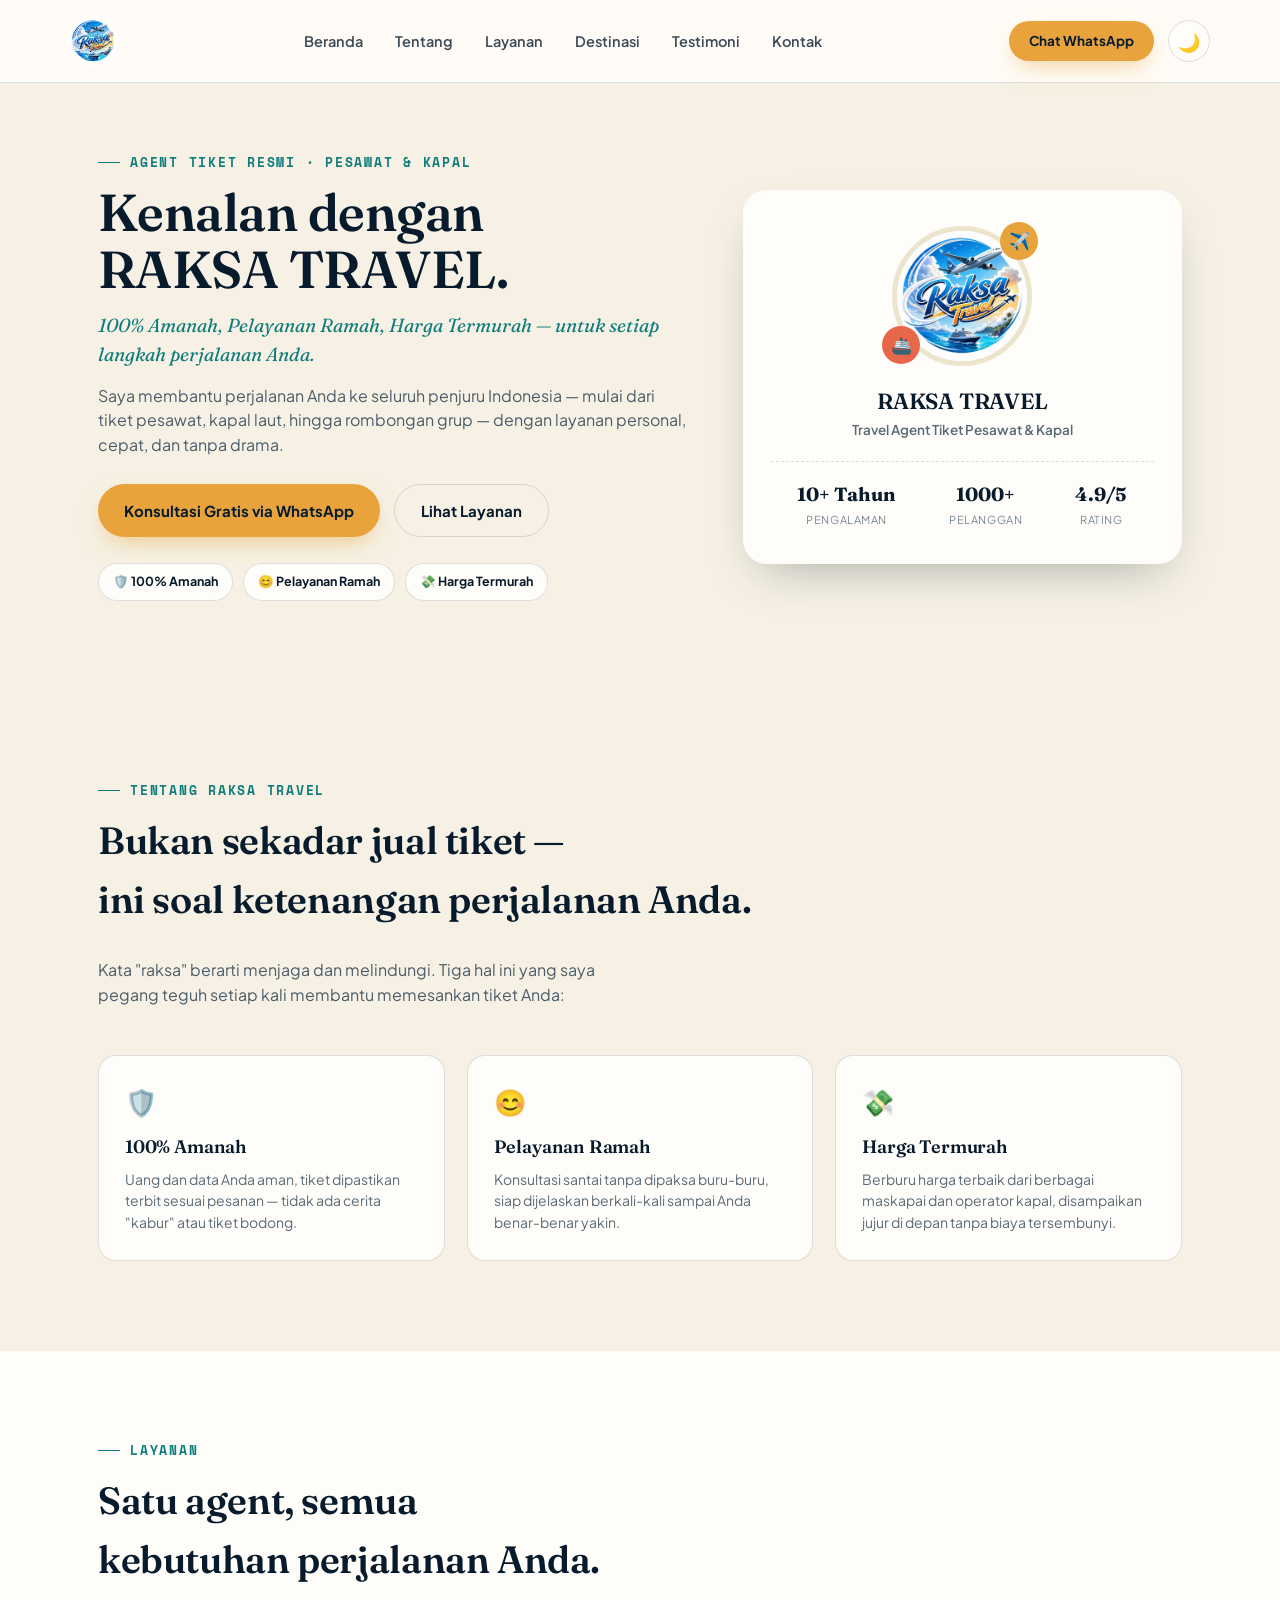
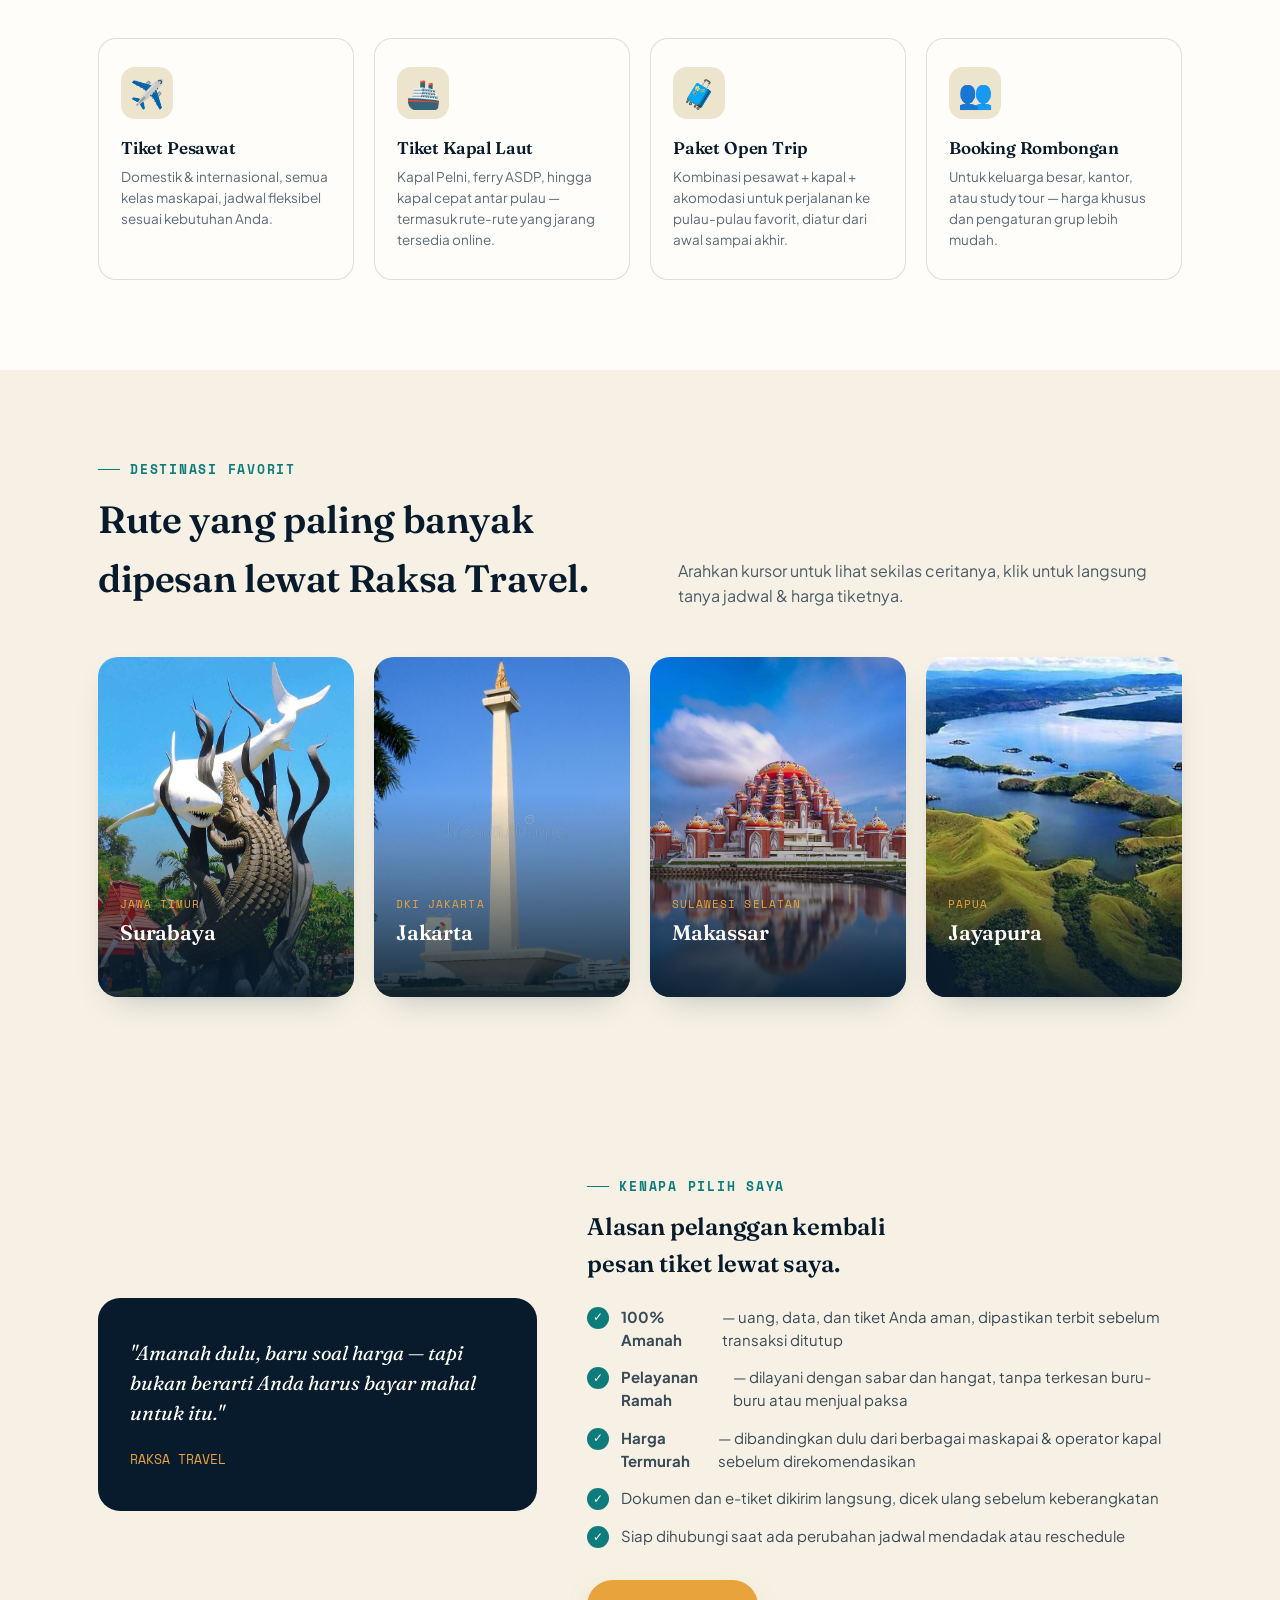
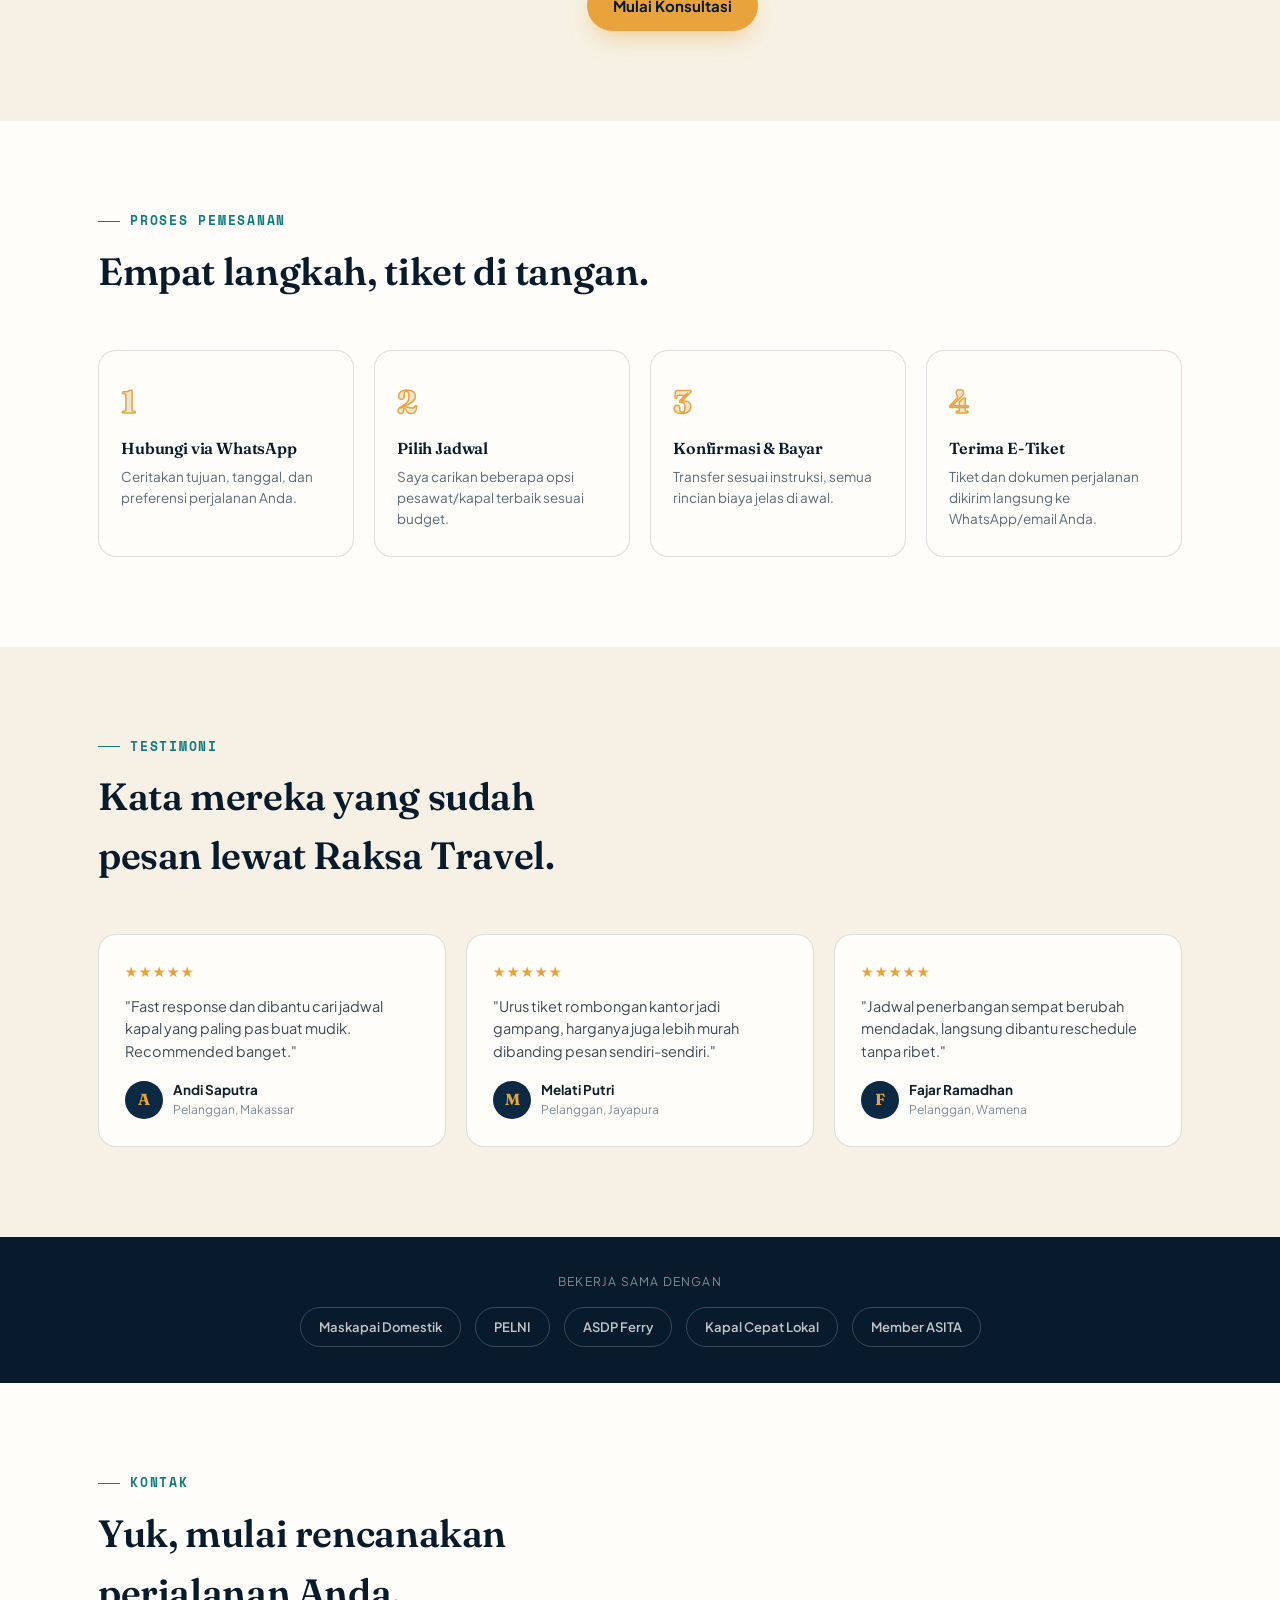
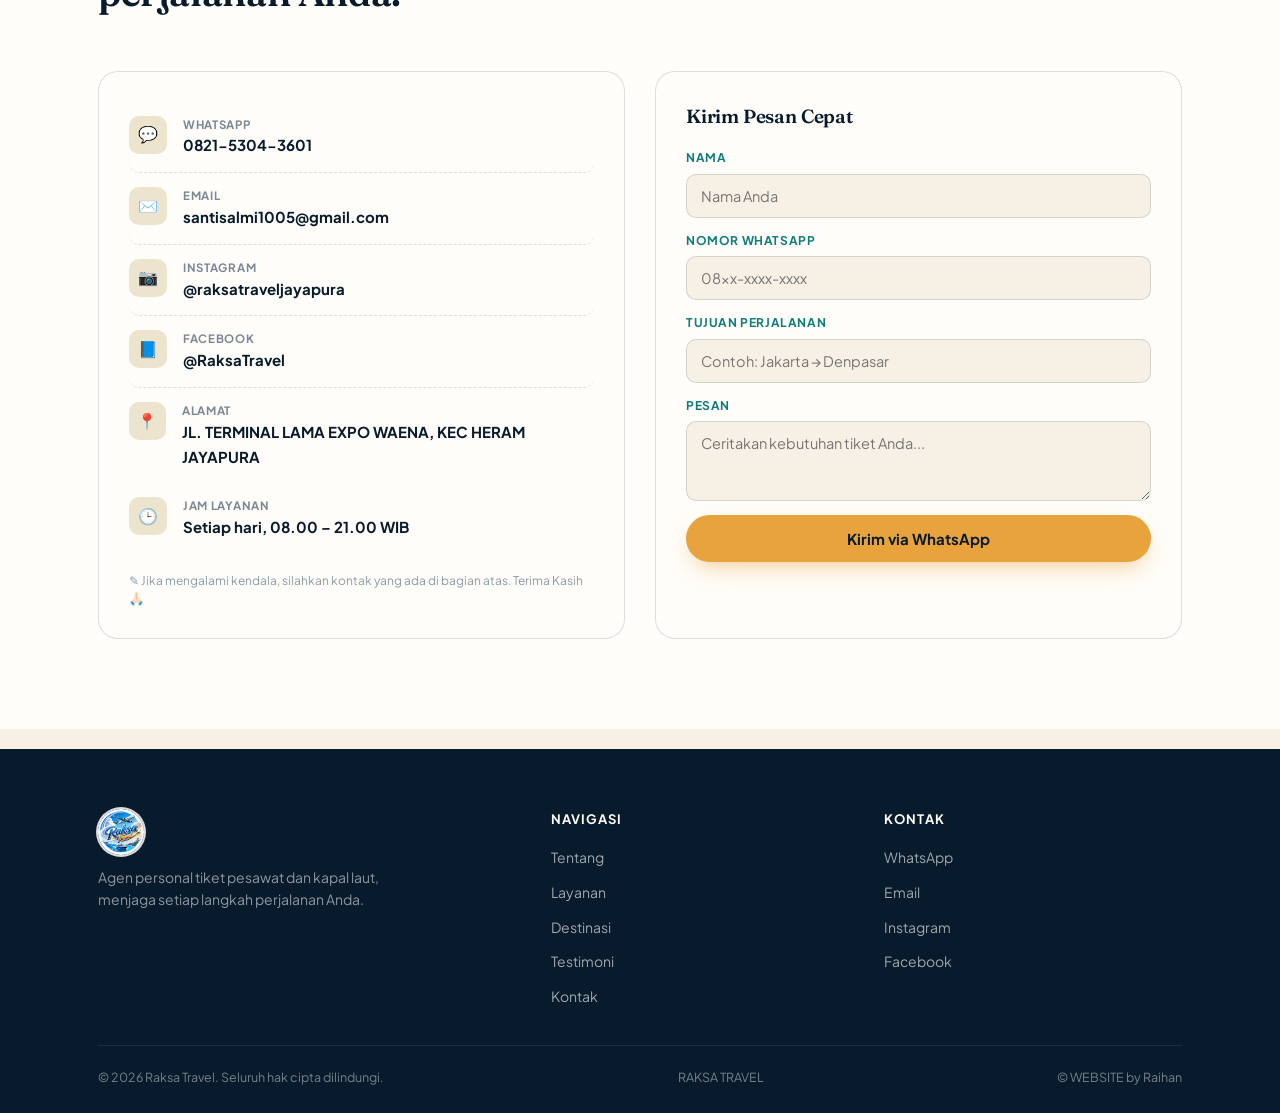
<file: index.html>
<!DOCTYPE html>
<html lang="id">
<head>
<meta charset="UTF-8">
<meta name="viewport" content="width=device-width, initial-scale=1.0">
<meta name="google-site-verification" content="google8d0328892dd7ef5c">
<meta name="google-site-verification" content="vujjrzoxSff_UPdH9HGATcSiqrqoDrhxVK0fs48IGuM" />
<title>Raksa Travel — Agent Tiket Pesawat & Kapal Terpercaya</title>
<meta name="description"
      content="Raksa Travel melayani pemesanan tiket pesawat, kapal laut, open trip, dan booking rombongan dengan pelayanan cepat dan terpercaya.">

<meta name="robots" content="index, follow">
<!-- Google tag (gtag.js) -->
<script async src="https://www.googletagmanager.com/gtag/js?id=G-5VCGSN8LL0"></script>
<script>
  window.dataLayer = window.dataLayer || [];
  function gtag(){dataLayer.push(arguments);}
  gtag('js', new Date());

  gtag('config', 'G-5VCGSN8LL0');
</script>
<!-- Google Tag Manager -->
<script>(function(w,d,s,l,i){w[l]=w[l]||[];w[l].push({'gtm.start':
new Date().getTime(),event:'gtm.js'});var f=d.getElementsByTagName(s)[0],
j=d.createElement(s),dl=l!='dataLayer'?'&l='+l:'';j.async=true;j.src=
'https://www.googletagmanager.com/gtm.js?id='+i+dl;f.parentNode.insertBefore(j,f);
})(window,document,'script','dataLayer','GTM-MK4N3C6C');</script>
<!-- End Google Tag Manager -->
<link rel="icon" type="image/png" href="logo.png">
<link rel="preconnect" href="https://fonts.googleapis.com">
<link rel="preconnect" href="https://fonts.gstatic.com" crossorigin>
<link href="https://fonts.googleapis.com/css2?family=Fraunces:opsz,wght@9..144,400;9..144,500;9..144,600;9..144,700&family=Plus+Jakarta+Sans:wght@400;500;600;700;800&family=Space+Mono:wght@400;700&display=swap" rel="stylesheet">
<link rel="stylesheet" href="RAKSATRAVEL.css">
</head>
<body>

<!-- ====== HEADER ====== -->
<header id="siteHeader">
  <div class="wrap nav">
    <div class="logo"><img src="logo.jpeg" alt="Raksa Travel" class="logo-img"></div>
    <ul class="nav-links">
      <li><a href="#beranda">Beranda</a></li>
      <li><a href="#tentang">Tentang</a></li>
      <li><a href="#layanan">Layanan</a></li>
      <li><a href="#destinasi">Destinasi</a></li>
      <li><a href="#testimoni">Testimoni</a></li>
      <li><a href="#kontak">Kontak</a></li>
    </ul>
    <div class="nav-right">
      <a href="#" data-cfg-href="whatsapp" class="btn btn-primary" style="padding:10px 20px; font-size:13.5px;">Chat WhatsApp</a>
      <button class="burger" aria-label="Menu"><span></span><span></span><span></span></button>
      <button id="themeToggle" class="theme-toggle" type="button" aria-label="Ganti tema">
      🌙
      </button>
    </div>
  </div>
</header>
<!-- Google Tag Manager (noscript) -->
<noscript><iframe src="https://www.googletagmanager.com/ns.html?id=GTM-MK4N3C6C"
height="0" width="0" style="display:none;visibility:hidden"></iframe></noscript>
<!-- End Google Tag Manager (noscript) -->

<!-- ====== HERO / PERSONAL BRANDING ====== -->
<section class="hero" id="beranda">
  <div class="wrap hero-grid">
    <div class="hero-text">
      <div class="eyebrow">Agent Tiket Resmi · Pesawat & Kapal</div>
      <h1>Kenalan dengan<br><span data-cfg="name">  RAKSA TRAVEL  </span>.</h1>
      <p class="hero-tagline" data-cfg="tagline">Tagline personal branding agent akan tampil di sini.</p>
      <p class="hero-desc">Saya membantu perjalanan Anda ke seluruh penjuru Indonesia — mulai dari tiket pesawat, kapal laut, hingga rombongan grup — dengan layanan personal, cepat, dan tanpa drama.</p>
      <div class="hero-cta">
        <a href="#" data-cfg-href="whatsapp" class="btn btn-primary">Konsultasi Gratis via WhatsApp</a>
        <a href="#layanan" class="btn btn-ghost-dark">Lihat Layanan</a>
      </div>
      <div class="hero-badges">
        <div class="mini-badge">🛡️ 100% Amanah</div>
        <div class="mini-badge">😊 Pelayanan Ramah</div>
        <div class="mini-badge">💸 Harga Termurah</div>
      </div>
    </div>

    <div class="hero-card">
      <div class="agent-photo">
        <img src="logo.jpeg" alt="Raksa Travel" class="agent-avatar" id="agentInitials">
        <span class="float-badge float-badge-1">✈️</span>
        <span class="float-badge float-badge-2">🚢</span>
      </div>
      <h3 data-cfg="name">RAKSA TRAVEL</h3>
      <p class="agent-title" data-cfg="title">Jabatan / Spesialisasi Agent</p>
      <div class="agent-stats">
        <div><b data-cfg="experience">0 Tahun</b><span>Pengalaman</span></div>
        <div><b id="statClients">0</b><span>Pelanggan</span></div>
        <div><b id="statRating">0</b><span>Rating</span></div>
      </div>
    </div>
  </div>
</section>

<!-- ====== TENTANG ====== -->
<section class="pad" id="tentang">
  <div class="wrap">
    <div class="section-head reveal">
      <div>
        <div class="eyebrow">Tentang Raksa Travel</div>
        <h2>Bukan sekadar jual tiket —<br>ini soal ketenangan perjalanan Anda.</h2>
      </div>
      <p>Kata "raksa" berarti menjaga dan melindungi. Tiga hal ini yang saya pegang teguh setiap kali membantu memesankan tiket Anda:</p>
    </div>
    <div class="about-grid">
      <div class="about-card reveal">
        <div class="about-num">🛡️</div>
        <h4>100% Amanah</h4>
        <p>Uang dan data Anda aman, tiket dipastikan terbit sesuai pesanan — tidak ada cerita "kabur" atau tiket bodong.</p>
      </div>
      <div class="about-card reveal">
        <div class="about-num">😊</div>
        <h4>Pelayanan Ramah</h4>
        <p>Konsultasi santai tanpa dipaksa buru-buru, siap dijelaskan berkali-kali sampai Anda benar-benar yakin.</p>
      </div>
      <div class="about-card reveal">
        <div class="about-num">💸</div>
        <h4>Harga Termurah</h4>
        <p>Berburu harga terbaik dari berbagai maskapai dan operator kapal, disampaikan jujur di depan tanpa biaya tersembunyi.</p>
      </div>
    </div>
  </div>
</section>

<!-- ====== LAYANAN ====== -->
<section class="pad" id="layanan" style="background:var(--paper);">
  <div class="wrap">
    <div class="section-head reveal">
      <div>
        <div class="eyebrow">Layanan</div>
        <h2>Satu agent, semua<br>kebutuhan perjalanan Anda.</h2>
      </div>
    </div>
    <div class="service-grid">
      <div class="service-card reveal">
        <div class="service-icon">✈️</div>
        <h4>Tiket Pesawat</h4>
        <p>Domestik & internasional, semua kelas maskapai, jadwal fleksibel sesuai kebutuhan Anda.</p>
      </div>
      <div class="service-card reveal">
        <div class="service-icon">🚢</div>
        <h4>Tiket Kapal Laut</h4>
        <p>Kapal Pelni, ferry ASDP, hingga kapal cepat antar pulau — termasuk rute-rute yang jarang tersedia online.</p>
      </div>
      <div class="service-card reveal">
        <div class="service-icon">🧳</div>
        <h4>Paket Open Trip</h4>
        <p>Kombinasi pesawat + kapal + akomodasi untuk perjalanan ke pulau-pulau favorit, diatur dari awal sampai akhir.</p>
      </div>
      <div class="service-card reveal">
        <div class="service-icon">👥</div>
        <h4>Booking Rombongan</h4>
        <p>Untuk keluarga besar, kantor, atau study tour — harga khusus dan pengaturan grup lebih mudah.</p>
      </div>
    </div>
  </div>
</section>

<!-- ====== DESTINASI FAVORIT ====== -->
<section class="pad" id="destinasi">
  <div class="wrap">
    <div class="section-head reveal">
      <div>
        <div class="eyebrow">Destinasi Favorit</div>
        <h2>Rute yang paling banyak<br>dipesan lewat Raksa Travel.</h2>
      </div>
      <p>Arahkan kursor untuk lihat sekilas ceritanya, klik untuk langsung tanya jadwal & harga tiketnya.</p>
    </div>
    <div class="dest-grid">
      <a class="dest-card reveal" data-dest-msg="Surabaya">
        <img src="surabaya.jpeg" alt="Patung Sura dan Baya, ikon Kota Surabaya" loading="lazy">
        <div class="dest-overlay">
          <span class="dest-tag">Jawa Timur</span>
          <h3>Surabaya</h3>
          <p>Kota Pahlawan dengan ikon Patung Sura (hiu) & Baya (buaya), asal-usul nama kota ini.</p>
          <span class="dest-cta">Tanya Tiket →</span>
        </div>
      </a>
      <a class="dest-card reveal" data-dest-msg="Jakarta">
        <img src="monas.jpeg" alt="Monumen Nasional (Monas) di Jakarta" loading="lazy">
        <div class="dest-overlay">
          <span class="dest-tag">DKI Jakarta</span>
          <h3>Jakarta</h3>
          <p>Monumen Nasional (FMonas), simbol perjuangan kemerdekaan dengan lidah api emas di puncaknya.</p>
          <span class="dest-cta">Tanya Tiket →</span>
        </div>
      </a>
      <a class="dest-card reveal" data-dest-msg="Makassar">
        <img src="masjid1000kuba.jpeg" alt="Masjid 99 Kubah di Makassar" loading="lazy">
        <div class="dest-overlay">
          <span class="dest-tag">Sulawesi Selatan</span>
          <h3>Makassar</h3>
          <p>Masjid 99 Kubah yang megah di kawasan Center Point of Indonesia, ikon baru Kota Makassar.</p>
          <span class="dest-cta">Tanya Tiket →</span>
        </div>
      </a>
      <a class="dest-card reveal" data-dest-msg="Jayapura">
        <img src="danausentani.jpeg" alt="Danau Sentani di Jayapura, Papua" loading="lazy">
        <div class="dest-overlay">
          <span class="dest-tag">Papua</span>
          <h3>Jayapura</h3>
          <p>Danau Sentani yang membentang luas, sekaligus lokasi Bandara Sentani — pintu masuk utama ke Jayapura.</p>
          <span class="dest-cta">Tanya Tiket →</span>
        </div>
      </a>
    </div>
  </div>
</section>

<!-- ====== KENAPA PILIH SAYA ====== -->
<section class="pad">
  <div class="wrap why-grid">
    <div class="why-visual reveal">
      <div class="quote-card">
        <p>"Amanah dulu, baru soal harga — tapi bukan berarti Anda harus bayar mahal untuk itu."</p>
        <span data-cfg="name">— RAKSA TRAVEL</span>
      </div>
    </div>
    <div class="reveal">
      <div class="eyebrow">Kenapa Pilih Saya</div>
      <h2>Alasan pelanggan kembali<br>pesan tiket lewat saya.</h2>
      <ul class="check-list">
        <li><span class="check-ico">✓</span> <b>100% Amanah</b> — uang, data, dan tiket Anda aman, dipastikan terbit sebelum transaksi ditutup</li>
        <li><span class="check-ico">✓</span> <b>Pelayanan Ramah</b> — dilayani dengan sabar dan hangat, tanpa terkesan buru-buru atau menjual paksa</li>
        <li><span class="check-ico">✓</span> <b>Harga Termurah</b> — dibandingkan dulu dari berbagai maskapai & operator kapal sebelum direkomendasikan</li>
        <li><span class="check-ico">✓</span> Dokumen dan e-tiket dikirim langsung, dicek ulang sebelum keberangkatan</li>
        <li><span class="check-ico">✓</span> Siap dihubungi saat ada perubahan jadwal mendadak atau reschedule</li>
      </ul>
      <a href="#" data-cfg-href="whatsapp" class="btn btn-primary" style="margin-top:10px;">Mulai Konsultasi</a>
    </div>
  </div>
</section>

<!-- ====== PROSES ====== -->
<section class="pad" style="background:var(--paper);">
  <div class="wrap">
    <div class="section-head reveal">
      <div>
        <div class="eyebrow">Proses Pemesanan</div>
        <h2>Empat langkah, tiket di tangan.</h2>
      </div>
    </div>
    <div class="step-grid">
      <div class="step-card reveal"><span class="step-no">1</span><h4>Hubungi via WhatsApp</h4><p>Ceritakan tujuan, tanggal, dan preferensi perjalanan Anda.</p></div>
      <div class="step-card reveal"><span class="step-no">2</span><h4>Pilih Jadwal</h4><p>Saya carikan beberapa opsi pesawat/kapal terbaik sesuai budget.</p></div>
      <div class="step-card reveal"><span class="step-no">3</span><h4>Konfirmasi & Bayar</h4><p>Transfer sesuai instruksi, semua rincian biaya jelas di awal.</p></div>
      <div class="step-card reveal"><span class="step-no">4</span><h4>Terima E-Tiket</h4><p>Tiket dan dokumen perjalanan dikirim langsung ke WhatsApp/email Anda.</p></div>
    </div>
  </div>
</section>

<!-- ====== TESTIMONI ====== -->
<section class="pad" id="testimoni">
  <div class="wrap">
    <div class="section-head reveal">
      <div>
        <div class="eyebrow">Testimoni</div>
        <h2>Kata mereka yang sudah<br>pesan lewat Raksa Travel.</h2>
      </div>
    </div>
    <div class="test-grid">
      <div class="test-card reveal">
        <div class="stars">★★★★★</div>
        <p>"Fast response dan dibantu cari jadwal kapal yang paling pas buat mudik. Recommended banget."</p>
        <div class="test-person"><div class="avatar">A</div><div><div class="test-name">Andi Saputra</div><div class="test-role">Pelanggan, Makassar</div></div></div>
      </div>
      <div class="test-card reveal">
        <div class="stars">★★★★★</div>
        <p>"Urus tiket rombongan kantor jadi gampang, harganya juga lebih murah dibanding pesan sendiri-sendiri."</p>
        <div class="test-person"><div class="avatar">M</div><div><div class="test-name">Melati Putri</div><div class="test-role">Pelanggan, Jayapura</div></div></div>
      </div>
      <div class="test-card reveal">
        <div class="stars">★★★★★</div>
        <p>"Jadwal penerbangan sempat berubah mendadak, langsung dibantu reschedule tanpa ribet."</p>
        <div class="test-person"><div class="avatar">F</div><div><div class="test-name">Fajar Ramadhan</div><div class="test-role">Pelanggan, Wamena</div></div></div>
      </div>
    </div>
  </div>
</section>

<!-- ====== PARTNER / SERTIFIKASI ====== -->
<section class="partner-strip">
  <div class="wrap">
    <p class="partner-label">Bekerja sama dengan</p>
    <div class="partner-row">
      <span class="partner-chip">Maskapai Domestik</span>
      <span class="partner-chip">PELNI</span>
      <span class="partner-chip">ASDP Ferry</span>
      <span class="partner-chip">Kapal Cepat Lokal</span>
      <span class="partner-chip">Member ASITA</span>
    </div>
  </div>
</section>

<!-- ====== KONTAK ====== -->
<section class="pad" id="kontak" style="background:var(--paper);">
  <div class="wrap">
    <div class="section-head reveal">
      <div>
        <div class="eyebrow">Kontak</div>
        <h2>Yuk, mulai rencanakan<br>perjalanan Anda.</h2>
      </div>
    </div>
    <div class="contact-grid">
      <div class="contact-info reveal">
        <a class="contact-row" data-cfg-href="whatsapp">
          <div class="contact-ico">💬</div>
          <div><span>WhatsApp</span><b data-cfg="whatsappDisplay">0812-0000-0000</b></div>
        </a>
        <a class="contact-row" data-cfg-href="email">
          <div class="contact-ico">✉️</div>
          <div><span>Email</span><b data-cfg="email">email@raksatravel.id</b></div>
        </a>
        <a class="contact-row" data-cfg-href="instagram">
          <div class="contact-ico">📷</div>
          <div><span>Instagram</span><b data-cfg="instagram">@raksatravel.id</b></div>
        </a>
        <a class="contact-row" data-cfg-href="facebook">
          <div class="contact-ico">📘</div>
          <div><span>Facebook</span><b data-cfg="facebookDisplay">Raksa Travel</b></div>
        </a>
        <a class="contact-row" data-cfg-href="address">
          <div class="contact-ico">📍</div>
          <div><span>Alamat</span><b data-cfg="address">JL. TERMINAL LAMA EXPO WAENA, KEC HERAM JAYAPURA</b></div>
        </a>
        <div class="contact-row">
          <div class="contact-ico">🕒</div>
          <div><span>Jam Layanan</span><b data-cfg="hours">Setiap hari, 08.00 – 21.00 WIB</b></div>
        </div>
        <p class="edit-note">✎ Jika mengalami kendala, silahkan kontak yang ada di bagian atas. Terima Kasih🙏🏻</p>
      </div>

      <form class="contact-form reveal" id="contactForm">
        <h4>Kirim Pesan Cepat</h4>
        <div class="form-row">
          <label>Nama</label>
          <input type="text" id="formName" placeholder="Nama Anda" required>
        </div>
        <div class="form-row">
          <label>Nomor WhatsApp</label>
          <input type="tel" id="formPhone" placeholder="08xx-xxxx-xxxx" required>
        </div>
        <div class="form-row">
          <label>Tujuan Perjalanan</label>
          <input type="text" id="formDest" placeholder="Contoh: Jakarta → Denpasar">
        </div>
        <div class="form-row">
          <label>Pesan</label>
          <textarea id="formMsg" rows="3" placeholder="Ceritakan kebutuhan tiket Anda..."></textarea>
        </div>
        <button type="submit" class="btn btn-primary" style="width:100%;">Kirim via WhatsApp</button>
      </form>
    </div>
  </div>
</section>

<!-- ====== FOOTER ====== -->
<footer>
  <div class="wrap">
    <div class="foot-grid">
      <div>
        <div class="logo" style="margin-bottom:4px;"><img src="logo.jpeg" alt="Raksa Travel" class="logo-img"></div>
        <p>Agen personal tiket pesawat dan kapal laut, menjaga setiap langkah perjalanan Anda.</p>
      </div>
      <div>
        <h5>Navigasi</h5>
        <ul>
          <li><a href="#tentang">Tentang</a></li>
          <li><a href="#layanan">Layanan</a></li>
          <li><a href="#destinasi">Destinasi</a></li>
          <li><a href="#testimoni">Testimoni</a></li>
          <li><a href="#kontak">Kontak</a></li>
        </ul>
      </div>
      <div>
        <h5>Kontak</h5>
        <ul>
          <li><a href="#" data-cfg-href="whatsapp">WhatsApp</a></li>
          <li><a href="#" data-cfg-href="email">Email</a></li>
          <li><a href="#" data-cfg-href="instagram">Instagram</a></li>
          <li><a href="#" data-cfg-href="facebook">Facebook</a></li>
        </ul>
      </div>
    </div>
    <div class="foot-bottom">
      <span>© 2026 Raksa Travel. Seluruh hak cipta dilindungi.</span>
      <span data-cfg="name">RAKSA TRAVEL</span>
      <span>© WEBSITE by Raihan</span>
    </div>
  </div>
</footer>

<script src="RAKSATRAVEL.js"></script>

</body>

</html>
</file>
<file: RAKSATRAVEL.css>
:root{
  --navy:#0B2942;
  --navy-deep:#071B2C;
  --teal:#0E7C7B;
  --sand:#F6F1E4;
  --sand-dark:#EDE4CE;
  --amber:#E8A33D;
  --coral:#E8664A;
  --ink:#10202C;
  --paper:#FFFDF9;
  --line: rgba(11,41,66,0.14);
  --shadow: 0 20px 50px -20px rgba(7,27,44,0.35);
}
*{box-sizing:border-box; margin:0; padding:0;}
html{scroll-behavior:smooth;}
body{
  font-family:'Plus Jakarta Sans', sans-serif;
  background:var(--sand);
  color:var(--ink);
  line-height:1.55;
  -webkit-font-smoothing:antialiased;
  overflow-x:hidden;
}
h1,h2,h3,h4{font-family:'Fraunces', serif; font-weight:600; letter-spacing:-0.01em; color:var(--navy-deep);}
a{text-decoration:none; color:inherit;}
button{font-family:inherit; cursor:pointer; border:none;}
.wrap{max-width:1140px; margin:0 auto; padding:0 28px;}
.eyebrow{
  font-family:'Space Mono', monospace; text-transform:uppercase; font-size:12.5px;
  letter-spacing:0.14em; color:var(--teal); font-weight:700; display:flex; align-items:center; gap:10px; margin-bottom:12px;
}
.eyebrow::before{content:""; width:22px; height:1px; background:var(--teal);}
.btn{display:inline-flex; align-items:center; justify-content:center; gap:8px; padding:14px 26px; border-radius:999px; font-weight:700; font-size:15px; transition:all .25s ease;}
.btn-primary{background:var(--amber); color:var(--navy-deep); box-shadow:0 10px 24px -8px rgba(232,163,61,0.6);}
.btn-primary:hover{transform:translateY(-2px); box-shadow:0 16px 30px -8px rgba(232,163,61,0.75);}
.btn-ghost-dark{background:transparent; color:var(--navy-deep); border:1.5px solid var(--line);}
.btn-ghost-dark:hover{border-color:var(--navy-deep); background:rgba(11,41,66,0.05);}

/* ---------- HEADER ---------- */
header{position:sticky; top:0; z-index:100; background:rgba(255,253,249,0.92); backdrop-filter:blur(10px); border-bottom:1px solid var(--line); transition:padding .3s ease;}
.nav{display:flex; align-items:center; justify-content:space-between; padding:18px 0; transition:padding .3s ease;}
header.shrink .nav{padding:12px 0;}
.logo{display:flex; align-items:center; gap:9px; color:var(--navy-deep); font-family:'Fraunces',serif; font-weight:700; font-size:21px;}
.logo-img{height:46px; width:46px; object-fit:cover; border-radius:50%; box-shadow:0 0 0 2px rgba(255,255,255,0.85);}
.logo .dot{width:9px; height:9px; border-radius:50%; background:var(--amber);}
.nav-links{display:flex; gap:32px; list-style:none;}
.nav-links a{color:#3a4a56; font-size:14.5px; font-weight:600; transition:color .2s ease;}
.nav-links a:hover{color:var(--teal);}
.nav-right{display:flex; align-items:center; gap:14px;}
.burger{display:none; flex-direction:column; gap:5px; background:none; padding:4px;}
.burger span{width:24px; height:2px; background:var(--navy-deep); border-radius:2px;}

/* ---------- HERO ---------- */
.hero{padding:70px 0 90px;}
.hero-grid{display:grid; grid-template-columns:1.15fr 0.85fr; gap:50px; align-items:center;}
.hero-text h1{font-size:clamp(34px,4.6vw,52px); line-height:1.08; margin-bottom:14px;}
.hero-tagline{font-family:'Fraunces',serif; font-style:italic; font-size:19px; color:var(--teal); margin-bottom:14px;}
.hero-desc{color:#4b5c68; font-size:16px; max-width:52ch; margin-bottom:26px;}
.hero-cta{display:flex; gap:14px; flex-wrap:wrap; margin-bottom:26px;}
.hero-badges{display:flex; gap:10px; flex-wrap:wrap;}
.mini-badge{background:var(--paper); border:1px solid var(--line); padding:8px 14px; border-radius:999px; font-size:12.5px; font-weight:700; color:var(--navy-deep);}

.hero-card{background:var(--paper); border-radius:24px; box-shadow:var(--shadow); padding:36px 28px; text-align:center;}
.agent-photo{position:relative; width:140px; height:140px; margin:0 auto 18px;}
.agent-avatar{
  width:140px; height:140px; border-radius:50%; object-fit:cover;
  border:5px solid var(--sand-dark);
}
.float-badge{position:absolute; width:38px; height:38px; border-radius:50%; background:var(--amber); display:flex; align-items:center; justify-content:center; font-size:17px; box-shadow:var(--shadow);}
.float-badge-1{top:-4px; right:-6px;}
.float-badge-2{bottom:2px; left:-10px; background:var(--coral);}
.hero-card h3{font-size:22px; margin-bottom:2px;}
.agent-title{color:#5a6b78; font-size:13.5px; font-weight:600; margin-bottom:20px;}
.agent-stats{display:flex; justify-content:space-around; border-top:1px dashed var(--line); padding-top:18px;}
.agent-stats div{display:flex; flex-direction:column; gap:2px;}
.agent-stats b{font-family:'Fraunces',serif; font-size:19px; color:var(--navy-deep);}
.agent-stats span{font-size:11px; color:#7a8896; text-transform:uppercase; letter-spacing:.05em;}

/* ---------- GENERIC ---------- */
section.pad{padding:90px 0;}
.section-head{display:flex; justify-content:space-between; align-items:flex-end; gap:24px; margin-bottom:48px; flex-wrap:wrap;}
.section-head h2{font-size:clamp(26px,3.2vw,38px);}
.section-head p{color:#4b5c68; max-width:42ch; margin-top:4px;}
.reveal{opacity:0; transform:translateY(26px); transition:opacity .7s ease, transform .7s ease;}
.reveal.visible{opacity:1; transform:translateY(0);}

/* ---------- ABOUT ---------- */
.about-grid{display:grid; grid-template-columns:repeat(3,1fr); gap:22px;}
.about-card{background:var(--paper); border:1px solid var(--line); border-radius:18px; padding:26px;}
.about-num{font-size:26px; margin-bottom:10px;}
.about-card h4{font-size:18px; margin-bottom:8px;}
.about-card p{font-size:14px; color:#5a6b78;}

/* ---------- DESTINASI FAVORIT ---------- */
.dest-grid{display:grid; grid-template-columns:repeat(4,1fr); gap:20px;}
.dest-card{
  position:relative; display:block; height:340px; border-radius:20px; overflow:hidden;
  box-shadow:0 14px 34px -18px rgba(11,41,66,0.35);
  transition:transform .4s ease, box-shadow .4s ease;
}
.dest-card:hover, .dest-card:focus-visible{transform:translateY(-8px) scale(1.015); box-shadow:0 26px 46px -16px rgba(11,41,66,0.5);}
.dest-card img{
  position:absolute; inset:0; width:100%; height:100%; object-fit:cover;
  transition:transform .6s ease, filter .6s ease;
}
.dest-card:hover img, .dest-card:focus-visible img{transform:scale(1.08); filter:brightness(0.7) saturate(1.15);}
.dest-overlay{
  position:absolute; inset:0; display:flex; flex-direction:column; justify-content:flex-end; padding:22px;
  background:linear-gradient(180deg, rgba(7,27,44,0) 40%, rgba(7,27,44,0.9) 100%);
  color:var(--paper); transition:background .4s ease;
}
.dest-card:hover .dest-overlay, .dest-card:focus-visible .dest-overlay{background:linear-gradient(180deg, rgba(14,124,123,0.1) 15%, rgba(7,27,44,0.95) 100%);}
.dest-tag{font-family:'Space Mono',monospace; font-size:10.5px; text-transform:uppercase; letter-spacing:.1em; color:var(--amber); margin-bottom:4px;}
.dest-overlay h3{color:var(--paper); font-size:21px; margin-bottom:0;}
.dest-overlay p{
  font-size:12.5px; line-height:1.5; color:rgba(255,253,249,0.85); max-height:0; opacity:0; overflow:hidden;
  transition:max-height .4s ease, opacity .35s ease, margin-top .4s ease;
}
.dest-card:hover .dest-overlay p, .dest-card:focus-visible .dest-overlay p{max-height:120px; opacity:1; margin-top:8px;}
.dest-cta{
  font-size:12px; font-weight:800; color:var(--amber); opacity:0; transform:translateY(6px);
  transition:opacity .3s ease, transform .3s ease; margin-top:8px;
}
.dest-card:hover .dest-cta, .dest-card:focus-visible .dest-cta{opacity:1; transform:translateY(0);}

/* ---------- SERVICES ---------- */
.service-grid{display:grid; grid-template-columns:repeat(4,1fr); gap:20px;}
.service-card{background:var(--paper); border:1px solid var(--line); border-radius:18px; padding:28px 22px; transition:transform .3s ease, box-shadow .3s ease;}
.service-card:hover{transform:translateY(-5px); box-shadow:var(--shadow);}
.service-icon{font-size:28px; width:52px; height:52px; border-radius:14px; background:var(--sand-dark); display:flex; align-items:center; justify-content:center; margin-bottom:16px;}
.service-card h4{font-size:17px; margin-bottom:6px;}
.service-card p{font-size:13.5px; color:#5a6b78;}

/* ---------- WHY / PERSONAL BRANDING ---------- */
.why-grid{display:grid; grid-template-columns:0.85fr 1.15fr; gap:50px; align-items:center;}
.quote-card{background:var(--navy-deep); color:var(--paper); border-radius:22px; padding:40px 32px; position:relative;}
.quote-card p{font-family:'Fraunces',serif; font-style:italic; font-size:20px; line-height:1.5; margin-bottom:18px;}
.quote-card span{font-family:'Space Mono',monospace; font-size:12.5px; color:var(--amber);}
.check-list{list-style:none; margin:22px 0; display:flex; flex-direction:column; gap:14px;}
.check-list li{display:flex; gap:12px; font-size:15px; color:#3a4a56; align-items:flex-start;}
.check-ico{background:var(--teal); color:var(--paper); width:22px; height:22px; min-width:22px; border-radius:50%; display:flex; align-items:center; justify-content:center; font-size:12px; margin-top:2px;}

/* ---------- STEPS ---------- */
.step-grid{display:grid; grid-template-columns:repeat(4,1fr); gap:20px;}
.step-card{background:var(--paper); border:1px solid var(--line); border-radius:18px; padding:26px 22px; position:relative;}
.step-no{font-family:'Fraunces',serif; font-size:32px; color:var(--sand-dark); font-weight:700; -webkit-text-stroke:1.5px var(--amber); display:block; margin-bottom:10px;}
.step-card h4{font-size:16px; margin-bottom:6px;}
.step-card p{font-size:13.5px; color:#5a6b78;}

/* ---------- TESTIMONI ---------- */
.test-grid{display:grid; grid-template-columns:repeat(3,1fr); gap:20px;}
.test-card{background:var(--paper); border-radius:18px; padding:26px; border:1px solid var(--line);}
.stars{color:var(--amber); font-size:14px; letter-spacing:2px; margin-bottom:12px;}
.test-card p{font-size:14.5px; color:#3a4a56; margin-bottom:18px;}
.test-person{display:flex; align-items:center; gap:10px;}
.avatar{width:38px; height:38px; border-radius:50%; background:var(--navy); color:var(--amber); display:flex; align-items:center; justify-content:center; font-family:'Fraunces',serif; font-weight:700;}
.test-name{font-weight:700; font-size:13.5px;}
.test-role{font-size:12px; color:#7a8896;}

/* ---------- PARTNER STRIP ---------- */
.partner-strip{background:var(--navy-deep); padding:36px 0;}
.partner-label{color:rgba(255,253,249,0.5); font-size:12px; text-transform:uppercase; letter-spacing:.1em; margin-bottom:16px; text-align:center;}
.partner-row{display:flex; justify-content:center; gap:14px; flex-wrap:wrap;}
.partner-chip{border:1px solid rgba(255,253,249,0.2); color:rgba(255,253,249,0.75); padding:9px 18px; border-radius:999px; font-size:13px; font-weight:600;}

/* ---------- CONTACT ---------- */
.contact-grid{display:grid; grid-template-columns:1fr 1fr; gap:30px;}
.contact-info{background:var(--paper); border:1px solid var(--line); border-radius:20px; padding:30px;}
.contact-row{display:flex; gap:16px; align-items:flex-start; padding:14px 0; border-bottom:1px dashed var(--line);}
a.contact-row{cursor:pointer; border-radius:10px; transition:background .2s ease, padding-left .2s ease;}
a.contact-row:hover{background:var(--sand); padding-left:8px;}
.contact-row:last-of-type{border-bottom:none;}
.contact-ico{width:38px; height:38px; border-radius:10px; background:var(--sand-dark); display:flex; align-items:center; justify-content:center; font-size:16px;}
.contact-row div span{display:block; font-size:11.5px; text-transform:uppercase; letter-spacing:.06em; color:#7a8896; font-weight:700;}
.contact-row div b{font-size:15px; color:var(--navy-deep); font-weight:700;}
.edit-note{margin-top:18px; font-size:12px; color:#8a9aa6; line-height:1.5;}
.edit-note code{background:var(--sand-dark); padding:2px 6px; border-radius:5px; font-family:'Space Mono',monospace;}

.contact-form{background:var(--paper); border:1px solid var(--line); border-radius:20px; padding:30px; display:flex; flex-direction:column; gap:14px;}
.contact-form h4{font-size:19px; margin-bottom:4px;}
.form-row{display:flex; flex-direction:column; gap:6px;}
.form-row label{font-size:12px; font-weight:700; color:var(--teal); text-transform:uppercase; letter-spacing:.05em;}
.form-row input, .form-row textarea{
  border:1px solid var(--line); background:var(--sand); border-radius:10px; padding:12px 14px; font-family:inherit; font-size:14.5px; outline:none; resize:vertical;
}
.form-row input:focus, .form-row textarea:focus{border-color:var(--teal);}

/* ---------- FOOTER ---------- */
footer{background:var(--navy-deep); padding:60px 0 26px; margin-top:20px;}
.foot-grid{display:grid; grid-template-columns:1.4fr 1fr 1fr; gap:36px; padding-bottom:36px;}
.foot-grid h5{color:var(--paper); font-size:13px; text-transform:uppercase; letter-spacing:.08em; margin-bottom:16px;}
.foot-grid ul{list-style:none; display:flex; flex-direction:column; gap:10px;}
.foot-grid a{color:rgba(255,253,249,0.62); font-size:14px; transition:color .2s ease;}
.foot-grid a:hover{color:var(--amber);}
.foot-grid p{color:rgba(255,253,249,0.55); font-size:14px; max-width:34ch; margin-top:12px;}
.foot-bottom{display:flex; justify-content:space-between; align-items:center; padding-top:22px; border-top:1px solid rgba(255,253,249,0.08); color:rgba(255,253,249,0.45); font-size:12.5px; flex-wrap:wrap; gap:10px;}

@media (max-width: 980px){
  .hero-grid, .why-grid, .contact-grid{grid-template-columns:1fr;}
  .about-grid, .service-grid, .step-grid, .dest-grid{grid-template-columns:repeat(2,1fr);}
  .test-grid{grid-template-columns:1fr;}
  .foot-grid{grid-template-columns:1fr 1fr;}
  .nav-links{display:none;}
  .burger{display:flex;}
}
@media (max-width:600px){
  .about-grid, .service-grid, .step-grid, .dest-grid{grid-template-columns:1fr;}
  .dest-overlay p{max-height:120px; opacity:1; margin-top:8px;}
  .dest-cta{opacity:1; transform:translateY(0);}
}
@media (prefers-reduced-motion: reduce){
  *{animation:none !important; transition:none !important;}
  .dest-card:hover .overlay p, .dest-card:hover .dest-overlay p{max-height:none; opacity:1;}
}
/* =========================================================
   RAKSA TRAVEL — FINAL DARK / LIGHT MODE
   ========================================================= */

/* =========================================================
   LIGHT MODE DEFAULT
   ========================================================= */

:root {
    --navy: #0B2942;
    --navy-deep: #071B2C;
    --teal: #0E7C7B;

    --sand: #F6F1E4;
    --sand-dark: #EDE4CE;

    --amber: #E8A33D;
    --coral: #E8664A;

    --ink: #10202C;
    --paper: #FFFDF9;

    --line: rgba(11, 41, 66, 0.14);

    --shadow:
        0 20px 50px -20px rgba(7, 27, 44, 0.35);
}


/* =========================================================
   DARK MODE
   ========================================================= */

html.dark-mode {

    /* Background utama */
    --sand: #0A1118;

    /* Background card / section */
    --paper: #121B24;

    /* Background secondary */
    --sand-dark: #1B2731;

    /* Heading */
    --navy-deep: #F4F8FB;

    /* Text */
    --ink: #E8EEF2;

    /* Warna navy biasa */
    --navy: #173A55;

    /* Border */
    --line: rgba(255, 255, 255, 0.12);

    /* Shadow */
    --shadow:
        0 20px 50px -20px rgba(0, 0, 0, 0.55);
}


/* =========================================================
   BODY
   ========================================================= */

html.dark-mode body {
    background: var(--sand) !important;
    color: var(--ink) !important;
}


/* =========================================================
   HEADING
   ========================================================= */

html.dark-mode h1,
html.dark-mode h2,
html.dark-mode h3,
html.dark-mode h4 {
    color: var(--navy-deep) !important;
}


/* =========================================================
   HEADER
   ========================================================= */

html.dark-mode header {
    background: rgba(10, 17, 24, 0.94) !important;
    border-bottom-color: var(--line) !important;
}


/* Logo */
html.dark-mode .logo {
    color: #FFFFFF !important;
}


/* Navigation */
html.dark-mode .nav-links a {
    color: #D7E0E7 !important;
}

html.dark-mode .nav-links a:hover {
    color: var(--teal) !important;
}


/* Burger */
html.dark-mode .burger span {
    background: #FFFFFF !important;
}


/* =========================================================
   HERO
   ========================================================= */

html.dark-mode .hero-desc {
    color: #C2CED7 !important;
}

html.dark-mode .hero-tagline {
    color: #2CB8B5 !important;
}

html.dark-mode .mini-badge {
    background: var(--paper) !important;
    color: #EDF4F8 !important;
    border-color: var(--line) !important;
}


/* Hero card */
html.dark-mode .hero-card {
    background: var(--paper) !important;
    color: var(--ink) !important;
    border-color: var(--line) !important;
    box-shadow: var(--shadow) !important;
}

html.dark-mode .agent-title {
    color: #B7C5CF !important;
}

html.dark-mode .agent-stats {
    border-top-color: var(--line) !important;
}

html.dark-mode .agent-stats b {
    color: #FFFFFF !important;
}

html.dark-mode .agent-stats span {
    color: #91A1AD !important;
}


/* =========================================================
   BUTTON
   ========================================================= */

html.dark-mode .btn-ghost-dark {
    color: #FFFFFF !important;
    border-color: rgba(255,255,255,0.2) !important;
}

html.dark-mode .btn-ghost-dark:hover {
    background: rgba(255,255,255,0.06) !important;
    border-color: rgba(255,255,255,0.45) !important;
}


/* =========================================================
   SECTION HEAD
   ========================================================= */

html.dark-mode .section-head p {
    color: #B9C6CF !important;
}


/* =========================================================
   ABOUT CARD
   ========================================================= */

html.dark-mode .about-card {
    background: var(--paper) !important;
    border-color: var(--line) !important;
    color: var(--ink) !important;
}

html.dark-mode .about-card p {
    color: #BBC8D1 !important;
}


/* =========================================================
   SERVICE CARD
   ========================================================= */

html.dark-mode .service-card {
    background: var(--paper) !important;
    border-color: var(--line) !important;
    color: var(--ink) !important;
}

html.dark-mode .service-card h4 {
    color: #FFFFFF !important;
}

html.dark-mode .service-card p {
    color: #BCC8D1 !important;
}


/* icon service */
html.dark-mode .service-icon {
    background: var(--sand-dark) !important;
}


/* =========================================================
   WHY SECTION
   ========================================================= */

html.dark-mode .check-list li {
    color: #C3CED6 !important;
}

html.dark-mode .check-list li b {
    color: #FFFFFF !important;
}


/* =========================================================
   STEP CARD
   ========================================================= */

html.dark-mode .step-card {
    background: var(--paper) !important;
    border-color: var(--line) !important;
    color: var(--ink) !important;
}

html.dark-mode .step-card h4 {
    color: #FFFFFF !important;
}

html.dark-mode .step-card p {
    color: #BDC9D2 !important;
}

html.dark-mode .step-no {
    color: rgba(255,255,255,0.08) !important;
}


/* =========================================================
   TESTIMONI
   ========================================================= */

html.dark-mode .test-card {
    background: var(--paper) !important;
    border-color: var(--line) !important;
    color: var(--ink) !important;
}

html.dark-mode .test-card p {
    color: #C0CCD5 !important;
}

html.dark-mode .test-name {
    color: #FFFFFF !important;
}

html.dark-mode .test-role {
    color: #8FA0AC !important;
}


/* =========================================================
   PARTNER STRIP
   ========================================================= */

html.dark-mode .partner-strip {
    background: #050A0E !important;
}

html.dark-mode .partner-label {
    color: rgba(255,255,255,0.55) !important;
}

html.dark-mode .partner-chip {
    color: rgba(255,255,255,0.75) !important;
    border-color: rgba(255,255,255,0.18) !important;
}


/* =========================================================
   CONTACT
   ========================================================= */

html.dark-mode .contact-info {
    background: var(--paper) !important;
    border-color: var(--line) !important;
}

html.dark-mode .contact-row {
    border-bottom-color: var(--line) !important;
}

html.dark-mode .contact-ico {
    background: var(--sand-dark) !important;
}

html.dark-mode .contact-row div span {
    color: #8FA0AC !important;
}

html.dark-mode .contact-row div b {
    color: #FFFFFF !important;
}

html.dark-mode .edit-note {
    color: #8FA0AC !important;
}

html.dark-mode .edit-note code {
    background: var(--sand-dark) !important;
    color: #DCE7ED !important;
}


/* =========================================================
   FORM
   ========================================================= */

html.dark-mode .contact-form {
    background: var(--paper) !important;
    border-color: var(--line) !important;
}

html.dark-mode .contact-form h4 {
    color: #FFFFFF !important;
}

html.dark-mode .form-row label {
    color: #35C3C0 !important;
}

html.dark-mode .form-row input,
html.dark-mode .form-row textarea {
    background: #0E161E !important;
    color: #F4F8FB !important;
    border-color: var(--line) !important;
}

html.dark-mode .form-row input::placeholder,
html.dark-mode .form-row textarea::placeholder {
    color: #71818D !important;
}

html.dark-mode .form-row input:focus,
html.dark-mode .form-row textarea:focus {
    background: #101A23 !important;
    color: #FFFFFF !important;
    border-color: var(--teal) !important;
}


/* =========================================================
   FOOTER
   ========================================================= */

html.dark-mode footer {
    background: #050A0E !important;
}

html.dark-mode .foot-grid h5 {
    color: #FFFFFF !important;
}

html.dark-mode .foot-grid a {
    color: #B9C6CF !important;
}

html.dark-mode .foot-grid p {
    color: #8798A5 !important;
}

html.dark-mode .foot-bottom {
    color: #778894 !important;
    border-top-color: rgba(255,255,255,0.08) !important;
}


/* =========================================================
   MOBILE MENU
   ========================================================= */

html.dark-mode .nav-links {
    background: #121B24 !important;
}

html.dark-mode .nav-links a {
    color: #E5EDF2 !important;
}


/* =========================================================
   THEME BUTTON
   ========================================================= */

.theme-toggle {
    width: 42px;
    height: 42px;

    display: flex;
    align-items: center;
    justify-content: center;

    border-radius: 50%;

    background: var(--paper);

    color: var(--ink);

    border: 1px solid var(--line);

    font-size: 18px;

    cursor: pointer;

    transition:
        background .25s ease,
        color .25s ease,
        border-color .25s ease,
        transform .25s ease;
}

.theme-toggle:hover {
    transform: scale(1.08);
}


/* =========================================================
   INLINE BACKGROUND FIX
   Ini penting karena HTML kamu memakai:
   background:var(--paper)
   ========================================================= */

html.dark-mode section[style*="background:var(--paper)"] {
    background: var(--paper) !important;
}


/* =========================================================
   SMOOTH TRANSITION
   ========================================================= */

body,
header,
section,
.hero-card,
.about-card,
.service-card,
.step-card,
.test-card,
.contact-info,
.contact-form,
.mini-badge,
.service-icon,
.contact-ico,
.form-row input,
.form-row textarea {
    transition:
        background-color .3s ease,
        color .3s ease,
        border-color .3s ease,
        box-shadow .3s ease;
}
</file>
